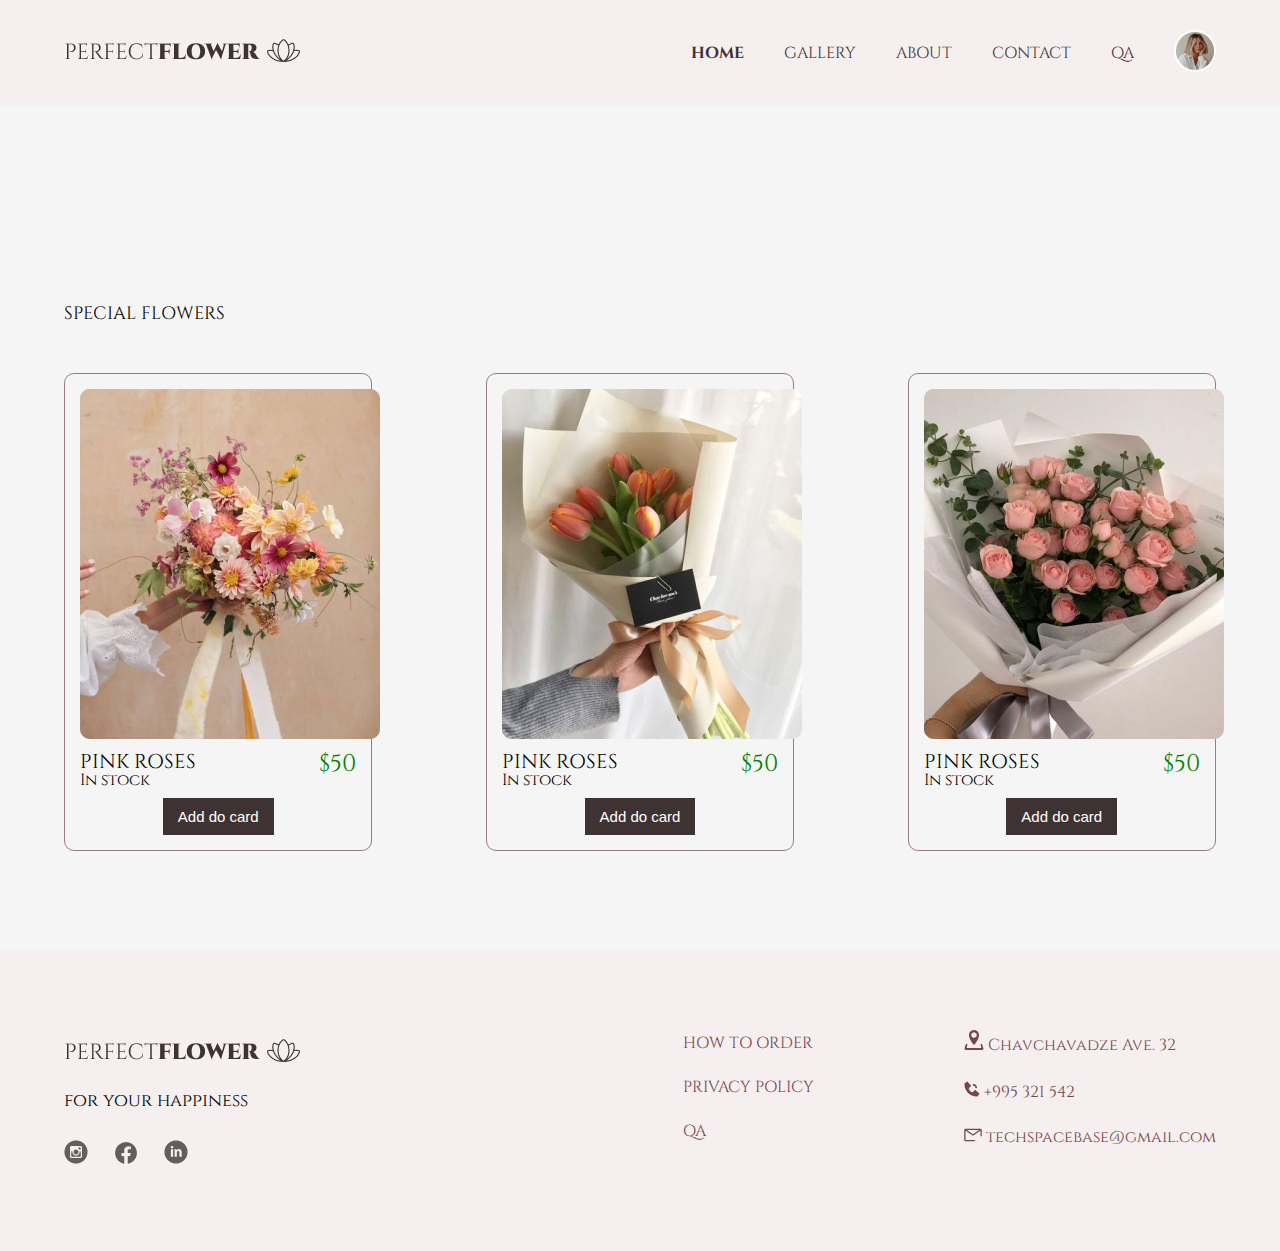
<file: index.html>
<!DOCTYPE html>
<html lang="en">
  <head>
    <meta charset="UTF-8" />
    <meta name="viewport" content="width=device-width, initial-scale=1.0" />
    <title>Flower Shop</title>
    <link rel="stylesheet" href="./static/style/reset.css" />
    <link rel="stylesheet" href="./static/style/style.css" />
  </head>
  <body>
    <header>
      <div class="container">
        <div class="inner-header">
          <div class="logo">
            <a href="./index.html">
              <img src="./static/images/LOGO.png" alt="logo" />
            </a>
          </div>
          <nav>
            <ul>
              <li class="active">
                <a href="./index.html">HOME</a>
              </li>
              <li>
                <a href="./static/pages/gallery.html">GALLERY</a>
              </li>
              <li>
                <a href="./static/pages/about.html">ABOUT</a>
              </li>
              <li>
                <a href="./static/pages/contact.html">CONTACT</a>
              </li>
              <li>
                <a href="./static/pages/qa.html">QA</a>
              </li>
            </ul>
          </nav>
          <div class="user-profile">
            <a href="#">
              <img src="./static/images/profile.png" alt="user-profile" />
            </a>
          </div>
        </div>
      </div>
    </header>
    <main>
      <div class="container">
        <div class="specials-box">
          <h1>SPECIAL FLOWERS</h1>
          <div class="boxes flex">
            <div class="box">
              <img src="./static/images/image 3.png" alt="flowers" />
              <h3>PINK ROSES <span class="item-price">$50</span></h3>
              <p>In stock</p>
              <button>Add do card</button>
            </div>
            <div class="box">
              <img src="./static/images/image 4.png" alt="flowers" />
              <h3>PINK ROSES <span class="item-price">$50</span></h3>
              <p>In stock</p>
              <button>Add do card</button>
            </div>
            <div class="box">
              <img src="./static/images/image 5.png" alt="flowers" />
              <h3>PINK ROSES <span class="item-price">$50</span></h3>
              <p>In stock</p>
              <button>Add do card</button>
            </div>
          </div>
        </div>
      </div>
    </main>

    <footer>
      <div class="flex container footer-box">
        <div class="logo-specials">
          <a href="./index.html">
            <img src="./static/images/LOGO.png" alt="logo" />
          </a>
          <p>for your happiness</p>
          <div class="socials">
            <a href="#">
              <img src="./static/images/Vector (3).png" alt="instagram" />
            </a>
            <a href="#">
              <img src="./static/images/ci_facebook.png" alt="facebook" />
            </a>
            <a href="#">
              <img
                src="./static/images/entypo-social_linkedin-with-circle.png"
                alt="linkdin" />
            </a>
          </div>
        </div>
        <div class="footer-li">
          <ul>
            <li>
              <a href="#">HOW TO ORDER</a>
            </li>
            <li>
              <a href="#">PRIVACY POLICY</a>
            </li>
            <li>
              <a href="./static/pages/qa.html">QA</a>
            </li>
          </ul>
          <div class="location">
            <ul>
              <li>
                <a href="#">
                  <img src="./static/images/Vector.png" alt="location" />
                  Chavchavadze Ave. 32
                </a>
              </li>
              <li>
                <a href="#">
                  <img src="./static/images/Vector (1).png" alt="phone" />
                  +995 321 542
                </a>
              </li>
              <li>
                <a href="#">
                  <img src="./static/images/Vector (2).png" alt="email" />
                  techspacebase@gmail.com
                </a>
              </li>
            </ul>
          </div>
        </div>
      </div>
    </footer>
  </body>
</html>
</file>
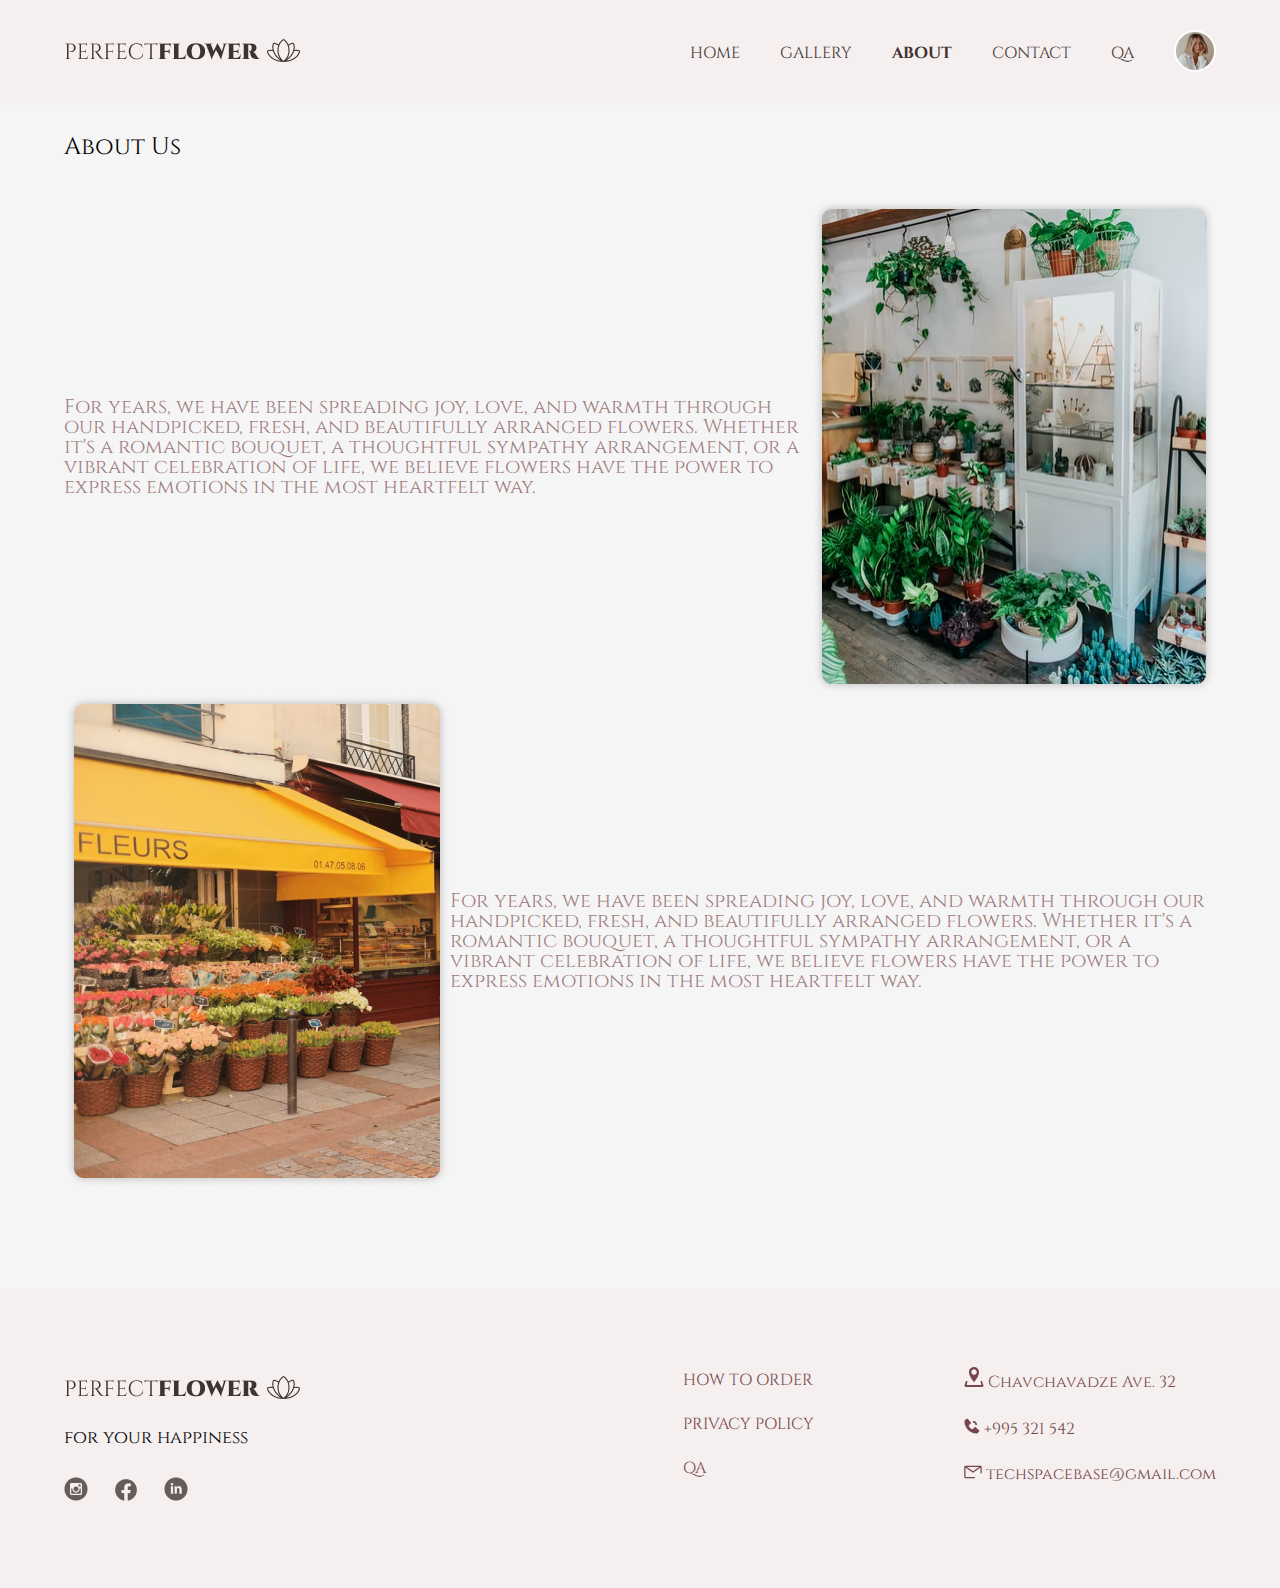
<file: static/pages/about.html>
<!DOCTYPE html>
<html lang="en">
  <head>
    <meta charset="UTF-8" />
    <meta name="viewport" content="width=device-width, initial-scale=1.0" />
    <title>about page</title>
    <link rel="stylesheet" href="../style/reset.css" />
    <link rel="stylesheet" href="../style/style.css" />
  </head>
  <body>
    <header>
      <div class="container">
        <div class="inner-header">
          <div class="logo">
            <a href="../../index.html">
              <img src="../images/LOGO.png" alt="logo" />
            </a>
          </div>
          <nav>
            <ul>
              <li>
                <a href="../../index.html">HOME</a>
              </li>
              <li>
                <a href="./gallery.html">GALLERY</a>
              </li>
              <li class="active">
                <a href="./about.html">ABOUT</a>
              </li>
              <li>
                <a href="./contact.html">CONTACT</a>
              </li>
              <li>
                <a href="./qa.html">QA</a>
              </li>
            </ul>
          </nav>
          <div class="user-profile">
            <a href="#">
              <img src="../images/profile.png" alt="user-profile" />
            </a>
          </div>
        </div>
      </div>
    </header>
    <main>
      <div class="container about-page">
        <h2>About Us</h2>
        <div class="about-box">
          <div class="flex">
            <p class="text-sizes">
              For years, we have been spreading joy, love, and warmth through
              our handpicked, fresh, and beautifully arranged flowers. Whether
              it's a romantic bouquet, a thoughtful sympathy arrangement, or a
              vibrant celebration of life, we believe flowers have the power to
              express emotions in the most heartfelt way.
            </p>
            <img src="../images/image 30.png" alt="flowers" />
          </div>
          <div class="flex">
            <img
              class="text-sizes"
              src="../images/image 31.png"
              alt="flowers" />
            <p>
              For years, we have been spreading joy, love, and warmth through
              our handpicked, fresh, and beautifully arranged flowers. Whether
              it's a romantic bouquet, a thoughtful sympathy arrangement, or a
              vibrant celebration of life, we believe flowers have the power to
              express emotions in the most heartfelt way.
            </p>
          </div>
        </div>
      </div>
    </main>

    <footer>
      <div class="flex container footer-box">
        <div class="logo-specials">
          <a href="../../index.html">
            <img src="../images/LOGO.png" alt="logo" />
          </a>
          <p>for your happiness</p>
          <div class="socials">
            <a href="#">
              <img src="../images/Vector (3).png" alt="instagram" />
            </a>
            <a href="#">
              <img src="../images/ci_facebook.png" alt="facebook" />
            </a>
            <a href="#">
              <img
                src="../images/entypo-social_linkedin-with-circle.png"
                alt="linkdin" />
            </a>
          </div>
        </div>
        <div class="footer-li">
          <ul>
            <li>
              <a href="#">HOW TO ORDER</a>
            </li>
            <li>
              <a href="#">PRIVACY POLICY</a>
            </li>
            <li>
              <a href="./qa.html">QA</a>
            </li>
          </ul>
          <div class="location">
            <ul>
              <li>
                <a href="#">
                  <img src="../images/Vector.png" alt="location" />
                  Chavchavadze Ave. 32
                </a>
              </li>
              <li>
                <a href="#">
                  <img src="../images/Vector (1).png" alt="phone" />
                  +995 321 542
                </a>
              </li>
              <li>
                <a href="#">
                  <img src="../images/Vector (2).png" alt="email" />
                  techspacebase@gmail.com
                </a>
              </li>
            </ul>
          </div>
        </div>
      </div>
    </footer>
  </body>
</html>
</file>
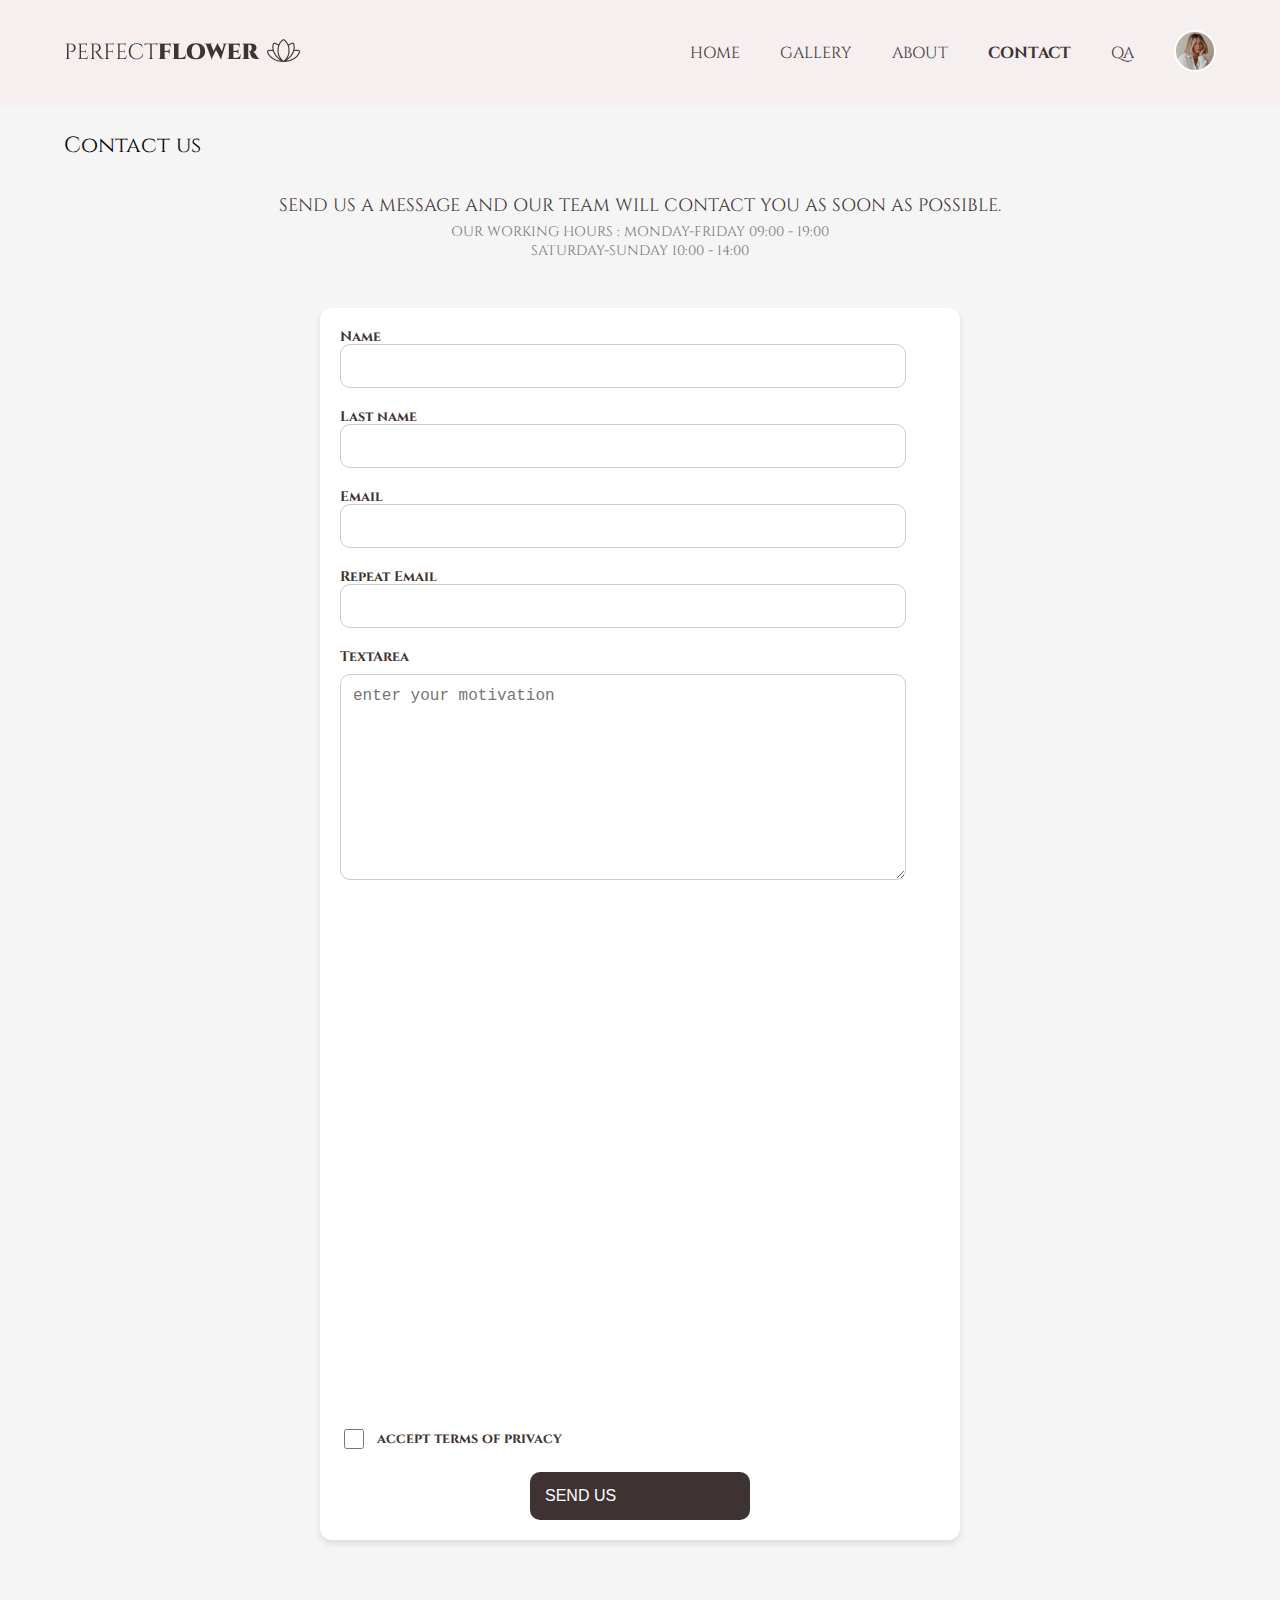
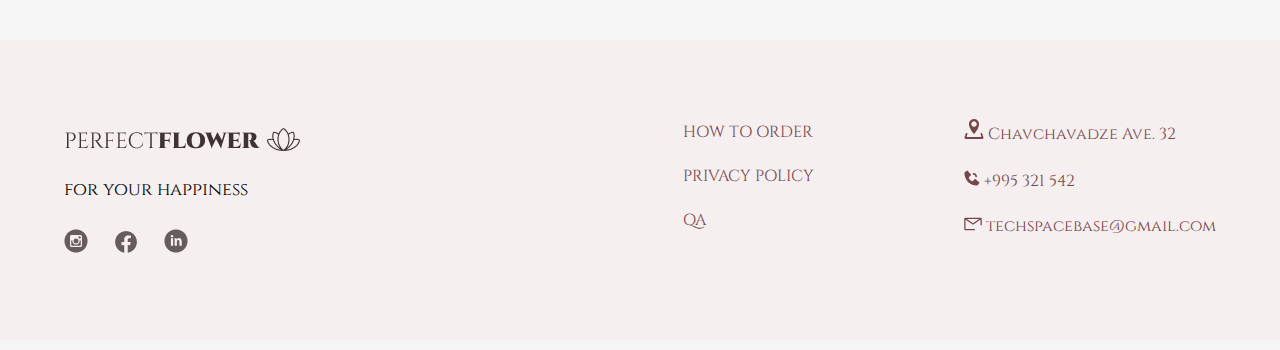
<file: static/pages/contact.html>
<!DOCTYPE html>
<html lang="en">
  <head>
    <meta charset="UTF-8" />
    <meta name="viewport" content="width=device-width, initial-scale=1.0" />
    <title>contact</title>
    <link rel="stylesheet" href="../style/reset.css" />
    <link rel="stylesheet" href="../style/style.css" />
  </head>
  <body>
    <header>
      <div class="container">
        <div class="inner-header">
          <div class="logo">
            <a href="../../index.html">
              <img src="../images/LOGO.png" alt="logo" />
            </a>
          </div>
          <nav>
            <ul>
              <li>
                <a href="../../index.html">HOME</a>
              </li>
              <li>
                <a href="./gallery.html">GALLERY</a>
              </li>
              <li>
                <a href="./about.html">ABOUT</a>
              </li>
              <li class="active">
                <a href="./contact.html">CONTACT</a>
              </li>
              <li>
                <a href="./qa.html">QA</a>
              </li>
            </ul>
          </nav>
          <div class="user-profile">
            <a href="#">
              <img src="../images/profile.png" alt="user-profile" />
            </a>
          </div>
        </div>
      </div>
    </header>
    <main>
      <div class="container">
        <h2 class="title">Contact us</h2>
        <div class="contact-info">
          <h3>
            SEND US A MESSAGE AND OUR TEAM WILL CONTACT YOU AS SOON AS POSSIBLE.
          </h3>
          <p>OUR WORKING HOURS : MONDAY-FRIDAY 09:00 - 19:00</p>
          <p>SATURDAY-SUNDAY 10:00 - 14:00</p>
        </div>
        <div class="forms">
          <form class="flex-form">
            <div>
              <label class="f-name" for="name">Name</label>
              <input type="text" name="name" />
            </div>
            <div>
              <label class="last-name" for="last-name">Last name</label>
              <input type="text" name="last-name" />
            </div>
            <div>
              <label class="email" for="email">Email</label>
              <input type="email" name="email" />
            </div>
            <div>
              <label class="email" for="email">Repeat Email</label>
              <input type="email" name="email" />
            </div>
            <div>
              <label for="text-area">TextArea</label>
              <textarea
                name="text-area"
                placeholder="enter your motivation"
                cols="30"
                rows="10"></textarea>
            </div>
            <div>
              <iframe
                src="https://www.google.com/maps/embed?pb=!1m18!1m12!1m3!1d527.7198472571458!2d44.97362260329754!3d41.564174307949926!2m3!1f0!2f0!3f0!3m2!1i1024!2i768!4f13.1!3m3!1m2!1s0x404406ba54c7d599%3A0x3028aefa63cb485!2sLEGAL%20ENTITY%20OF%20PUBLIC%20LAW%20COLLEGE%20%2C%2CMODUS%E2%80%99%E2%80%99!5e0!3m2!1sen!2sge!4v1738944990497!5m2!1sen!2sge"
                width="470"
                height="470"
                style="border: 0"
                allowfullscreen=""
                loading="lazy"
                referrerpolicy="no-referrer-when-downgrade"></iframe>
            </div>
            <div class="marking-block">
              <input type="checkbox" />
              <label for="privacy-policy">accept terms of privacy</label>
            </div>
            <button class="send-button flex">SEND US</button>
          </form>
        </div>
      </div>
    </main>

    <footer>
      <div class="flex container footer-box">
        <div class="logo-specials">
          <a href="../../index.html">
            <img src="../images/LOGO.png" alt="logo" />
          </a>
          <p>for your happiness</p>
          <div class="socials">
            <a href="#">
              <img src="../images/Vector (3).png" alt="instagram" />
            </a>
            <a href="#">
              <img src="../images/ci_facebook.png" alt="facebook" />
            </a>
            <a href="#">
              <img
                src="../images/entypo-social_linkedin-with-circle.png"
                alt="linkdin" />
            </a>
          </div>
        </div>
        <div class="footer-li">
          <ul>
            <li>
              <a href="#">HOW TO ORDER</a>
            </li>
            <li>
              <a href="#">PRIVACY POLICY</a>
            </li>
            <li>
              <a href="./qa.html">QA</a>
            </li>
          </ul>
          <div class="location">
            <ul>
              <li>
                <a href="#">
                  <img src="../images/Vector.png" alt="location" />
                  Chavchavadze Ave. 32
                </a>
              </li>
              <li>
                <a href="#">
                  <img src="../images/Vector (1).png" alt="phone" />
                  +995 321 542
                </a>
              </li>
              <li>
                <a href="#">
                  <img src="../images/Vector (2).png" alt="email" />
                  techspacebase@gmail.com
                </a>
              </li>
            </ul>
          </div>
        </div>
      </div>
    </footer>
  </body>
</html>
</file>
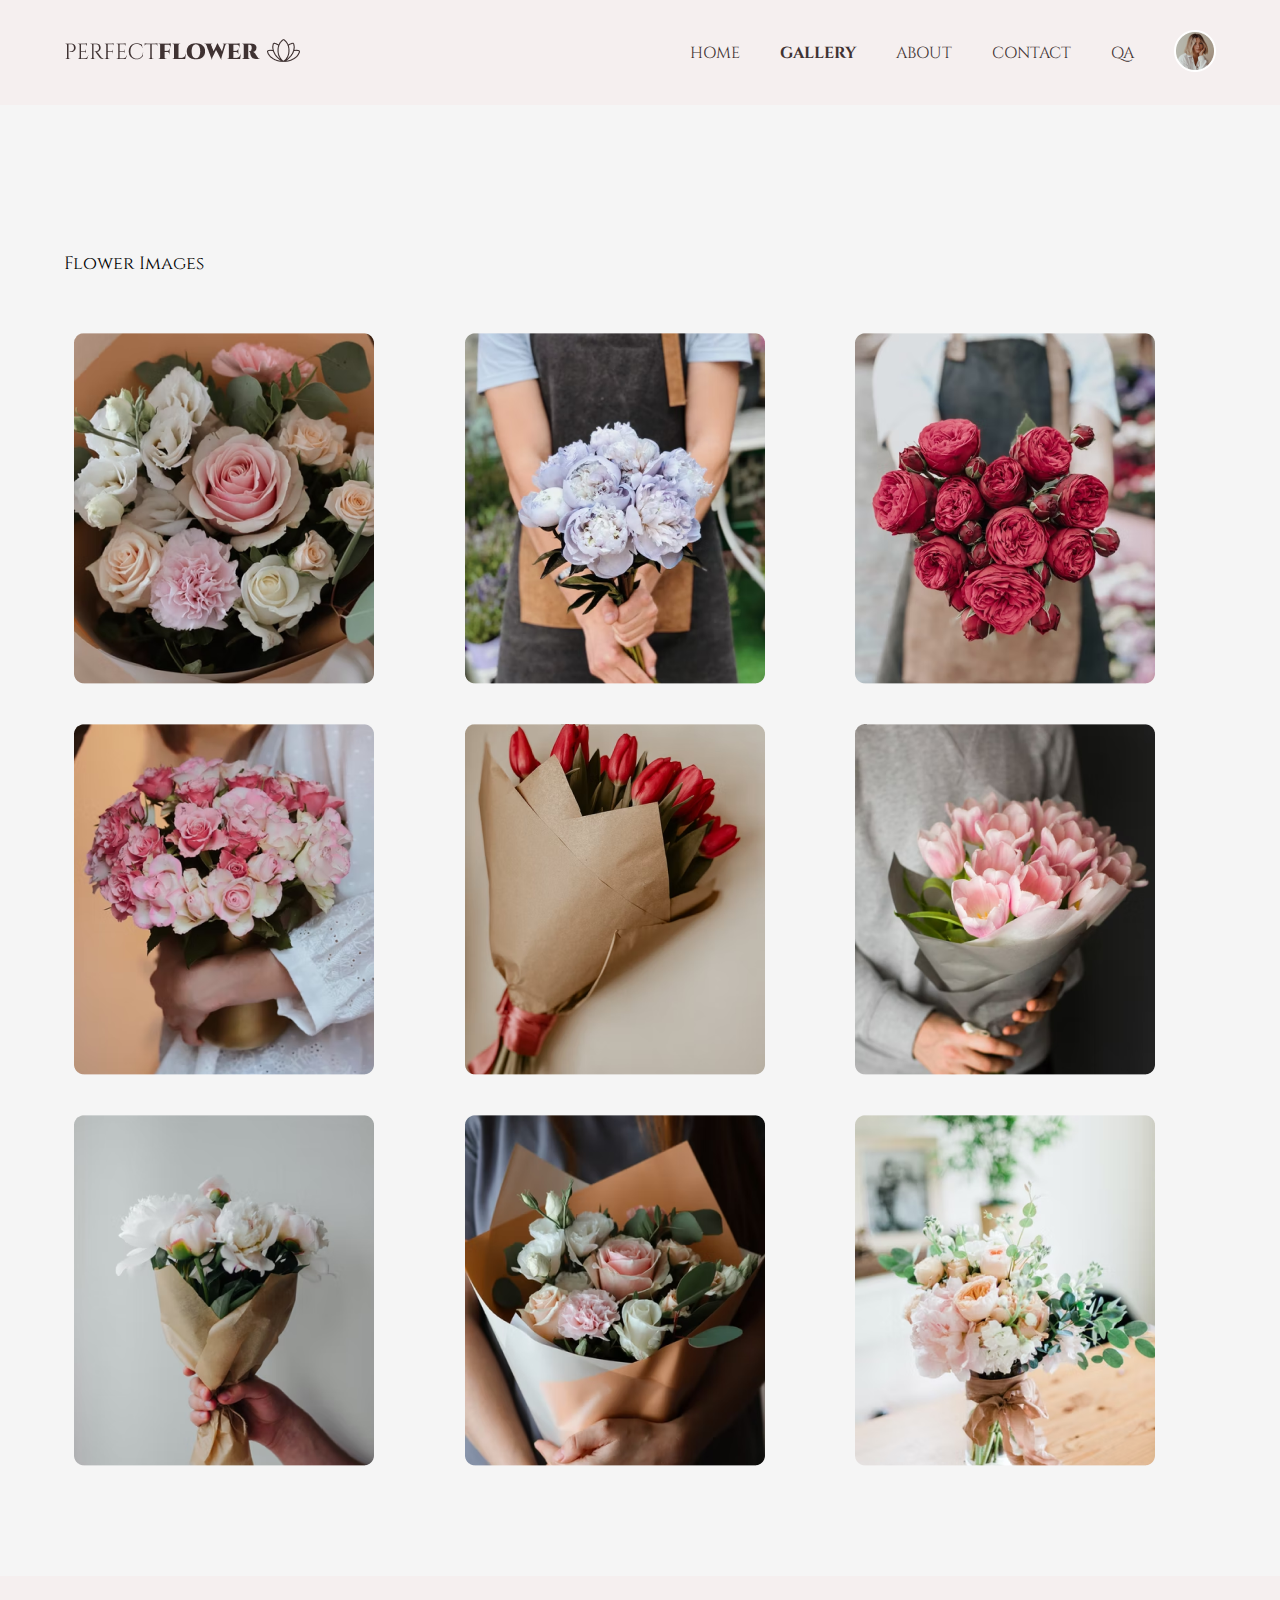
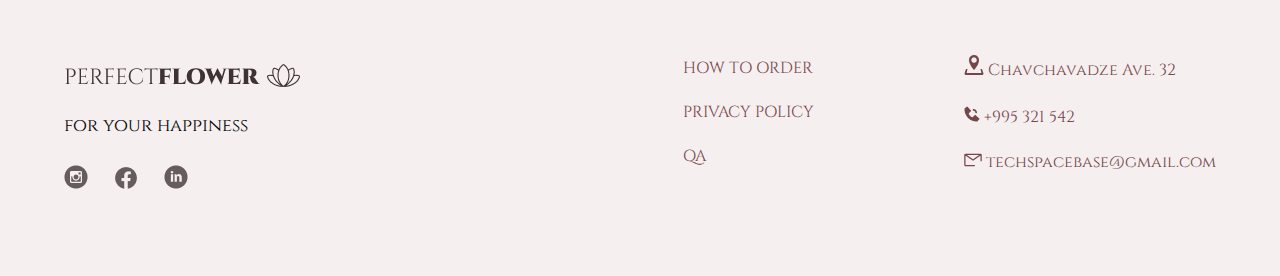
<file: static/pages/gallery.html>
<!DOCTYPE html>
<html lang="en">
  <head>
    <meta charset="UTF-8" />
    <meta name="viewport" content="width=device-width, initial-scale=1.0" />
    <title>gallery</title>
    <link rel="stylesheet" href="../style/reset.css" />
    <link rel="stylesheet" href="../style/style.css" />
  </head>
  <body>
    <header>
      <div class="container">
        <div class="inner-header">
          <div class="logo">
            <a href="../../index.html">
              <img src="../images/LOGO.png" alt="logo" />
            </a>
          </div>
          <nav>
            <ul>
              <li>
                <a href="../../index.html">HOME</a>
              </li>
              <li class="active">
                <a href="./gallery.html">GALLERY</a>
              </li>
              <li>
                <a href="./about.html">ABOUT</a>
              </li>
              <li>
                <a href="./contact.html">CONTACT</a>
              </li>
              <li>
                <a href="./qa.html">QA</a>
              </li>
            </ul>
          </nav>
          <div class="user-profile">
            <a href="#">
              <img src="../images/profile.png" alt="user-profile" />
            </a>
          </div>
        </div>
      </div>
    </header>
    <main>
      <div class="container gallery">
        <h2>Flower Images</h2>
        <div class="gallery-imgs">
          <img class="gallery-item" src="../images/image 37.png" alt="flower" />
          <img class="gallery-item" src="../images/image 28.png" alt="flower" />
          <img class="gallery-item" src="../images/image 27.png" alt="flower" />
          <img class="gallery-item" src="../images/image 26.png" alt="flower" />
          <img class="gallery-item" src="../images/image 25.png" alt="flower" />
          <img class="gallery-item" src="../images/image 24.png" alt="flower" />
          <img class="gallery-item" src="../images/image 23.png" alt="flower" />
          <img class="gallery-item" src="../images/image 22.png" alt="flower" />
          <img class="gallery-item" src="../images/image_20.png" alt="flower" />
        </div>
      </div>
    </main>
    <footer>
      <div class="flex container footer-box">
        <div class="logo-specials">
          <a href="../../index.html">
            <img src="../images/LOGO.png" alt="logo" />
          </a>
          <p>for your happiness</p>
          <div class="socials">
            <a href="#">
              <img src="../images/Vector (3).png" alt="instagram" />
            </a>
            <a href="#">
              <img src="../images/ci_facebook.png" alt="facebook" />
            </a>
            <a href="#">
              <img
                src="../images/entypo-social_linkedin-with-circle.png"
                alt="linkdin" />
            </a>
          </div>
        </div>
        <div class="footer-li">
          <ul>
            <li>
              <a href="#">HOW TO ORDER</a>
            </li>
            <li>
              <a href="#">PRIVACY POLICY</a>
            </li>
            <li>
              <a href="./qa.html">QA</a>
            </li>
          </ul>
          <div class="location">
            <ul>
              <li>
                <a href="#">
                  <img src="../images/Vector.png" alt="location" />
                  Chavchavadze Ave. 32
                </a>
              </li>
              <li>
                <a href="#">
                  <img src="../images/Vector (1).png" alt="phone" />
                  +995 321 542
                </a>
              </li>
              <li>
                <a href="#">
                  <img src="../images/Vector (2).png" alt="email" />
                  techspacebase@gmail.com
                </a>
              </li>
            </ul>
          </div>
        </div>
      </div>
    </footer>
  </body>
</html>
</file>
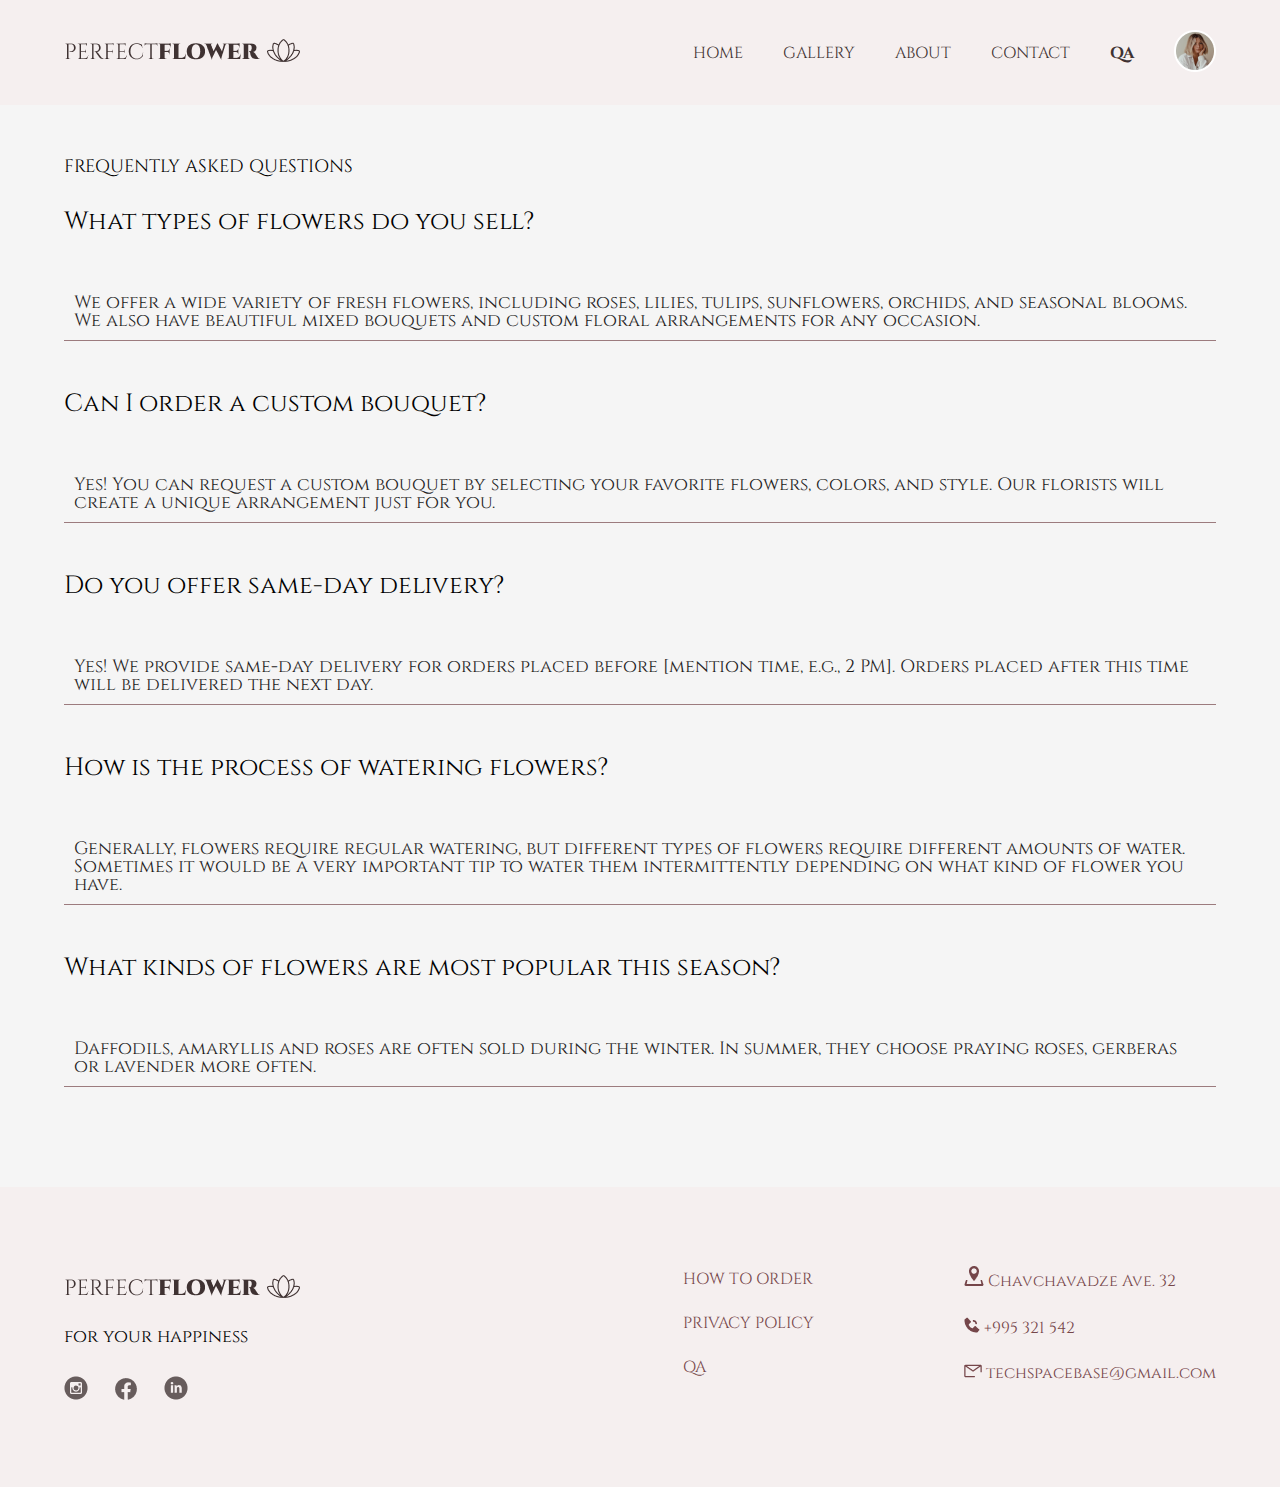
<file: static/pages/qa.html>
<!DOCTYPE html>
<html lang="en">
  <head>
    <meta charset="UTF-8" />
    <meta name="viewport" content="width=device-width, initial-scale=1.0" />
    <title>qa page</title>
    <link rel="stylesheet" href="../style/reset.css" />
    <link rel="stylesheet" href="../style/style.css" />
  </head>
  <body>
    <header>
      <div class="container">
        <div class="inner-header">
          <div class="logo">
            <a href="../../index.html">
              <img src="../images/LOGO.png" alt="logo" />
            </a>
          </div>
          <nav>
            <ul>
              <li>
                <a href="../../index.html">HOME</a>
              </li>
              <li>
                <a href="./gallery.html">GALLERY</a>
              </li>
              <li>
                <a href="./about.html">ABOUT</a>
              </li>
              <li>
                <a href="./contact.html">CONTACT</a>
              </li>
              <li class="active">
                <a href="./qa.html">QA</a>
              </li>
            </ul>
          </nav>
          <div class="user-profile">
            <a href="#">
              <img src="../images/profile.png" alt="user-profile" />
            </a>
          </div>
        </div>
      </div>
    </header>
    <main>
      <div class="container qa-page">
        <h2>FREQUENTLY ASKED QUESTIONS</h2>
        <div class="info">
          <h3>What types of flowers do you sell?</h3>
          <p>
            We offer a wide variety of fresh flowers, including roses, lilies,
            tulips, sunflowers, orchids, and seasonal blooms. We also have
            beautiful mixed bouquets and custom floral arrangements for any
            occasion.
          </p>

          <h3>Can I order a custom bouquet?</h3>
          <p>
            Yes! You can request a custom bouquet by selecting your favorite
            flowers, colors, and style. Our florists will create a unique
            arrangement just for you.
          </p>

          <h3>Do you offer same-day delivery?</h3>
          <p>
            Yes! We provide same-day delivery for orders placed before [mention
            time, e.g., 2 PM]. Orders placed after this time will be delivered
            the next day.
          </p>

          <h3>How is the process of watering flowers?</h3>
          <p>
            Generally, flowers require regular watering, but different types of
            flowers require different amounts of water. Sometimes it would be a
            very important tip to water them intermittently depending on what
            kind of flower you have.
          </p>

          <h3>What kinds of flowers are most popular this season?</h3>
          <p>
            Daffodils, amaryllis and roses are often sold during the winter. In
            summer, they choose praying roses, gerberas or lavender more often.
          </p>
        </div>
      </div>
    </main>
    <footer>
      <div class="flex container footer-box">
        <div class="logo-specials">
          <a href="../../index.html">
            <img src="../images/LOGO.png" alt="logo" />
          </a>
          <p>for your happiness</p>
          <div class="socials">
            <a href="#">
              <img src="../images/Vector (3).png" alt="instagram" />
            </a>
            <a href="#">
              <img src="../images/ci_facebook.png" alt="facebook" />
            </a>
            <a href="#">
              <img
                src="../images/entypo-social_linkedin-with-circle.png"
                alt="linkdin" />
            </a>
          </div>
        </div>
        <div class="footer-li">
          <ul>
            <li>
              <a href="#">HOW TO ORDER</a>
            </li>
            <li>
              <a href="#">PRIVACY POLICY</a>
            </li>
            <li>
              <a href="./qa.html">QA</a>
            </li>
          </ul>
          <div class="location">
            <ul>
              <li>
                <a href="#">
                  <img src="../images/Vector.png" alt="location" />
                  Chavchavadze Ave. 32
                </a>
              </li>
              <li>
                <a href="#">
                  <img src="../images/Vector (1).png" alt="phone" />
                  +995 321 542
                </a>
              </li>
              <li>
                <a href="#">
                  <img src="../images/Vector (2).png" alt="email" />
                  techspacebase@gmail.com
                </a>
              </li>
            </ul>
          </div>
        </div>
      </div>
    </footer>
  </body>
</html>
</file>
<file: static/style/style.css>
@import url("https://fonts.googleapis.com/css2?family=Cinzel:wght@400..900&family=Open+Sans:ital,wght@0,300..800;1,300..800&display=swap");

body {
  background-color: #f5f5f5;
  font-family: "Cinzel", serif;
}

.container {
  max-width: 1240px;
  width: 90%;
  margin: 0 auto;
}

.flex {
  display: flex;
  justify-content: space-between;
  align-items: center;
}

/* header styles */
header {
  padding: 30px 0;
  background-color: #f5efef;
}

.inner-header {
  display: flex;
  align-items: center;
}

nav {
  display: flex;
  justify-content: flex-end;
  flex-grow: 1;
}

nav ul {
  display: flex;
}

nav ul li {
  margin-right: 40px;
}

nav ul li a {
  font-size: 16px;
  color: #3f3232;
  text-decoration: none;
}

.active {
  font-weight: bold;
}

/* main page for home  */

.specials-box {
  margin-top: 200px;
}

h1 {
  margin-bottom: 50px;
  font-size: 18px;
}

.box {
  width: 24%;
  padding: 15px;
  border: 1px solid #75464ab2;
  border-radius: 10px;
}

.box h3 {
  font-size: 20px;
  margin-top: 10px;
}

span {
  font-size: 24px;
  float: right;
}

.item-price {
  color: green;
}

.box button {
  cursor: pointer;
  padding: 10px 15px;
  border: none;
  color: #fff;
  background-color: #3f3232;
  font-size: 15px;
  margin: 0 auto;
  display: flex;
  margin-top: 10px;
}

/* Gallery page */
.gallery h2 {
  font-size: 18px;
  margin-top: 150px;
  margin-bottom: 50px;
}

.gallery-imgs {
  display: grid;
  grid-template-columns: repeat(3, 1fr);
  grid-template-rows: repeat(3, auto);
  gap: 20px;
  align-items: center;
  justify-content: center;
}

.gallery-item {
  padding: 10px;
}

.gallery-imgs img {
  transition: 300ms;
}

.gallery-imgs img:hover {
  transform: scale(1.1);
}

/* qa page  */
.qa-page h2 {
  font-size: 18px;
  line-height: 24px;
  margin-top: 50px;
  margin-bottom: 30px;
}

.qa-page h3 {
  font-size: 25px;
  color: #000000;
  margin-bottom: 30px;
  margin-top: 10px;
}

.qa-page p {
  font-size: 18px;
  color: #1e1c1c;
  margin-top: 50px;
  padding: 10px;
  margin-bottom: 50px;
  border-bottom: 1px solid #75464ab2;
}

/* abut us page */
.about-page h2 {
  font-size: 24px;
  margin-top: 30px;
  margin-bottom: 40px;
}
.about-page p {
  font-size: 20px;
  color: #75464ab2;
}

/* contact page */
.title {
  font-size: 22px;
  margin-top: 30px;
  margin-bottom: 40px;
}

.contact-info {
  text-align: center;
}

.contact-info h3 {
  font-size: 20px;
  color: #000000;
  margin-bottom: 15px;
}

.contact-info {
  text-align: center;
  margin-bottom: 30px;
}

.contact-info h3 {
  font-size: 18px;
  color: #3f3232;
  font-weight: 300;
  margin-bottom: 10px;
}

.contact-info p {
  font-size: 14px;
  color: #777;
  margin: 5px 0;
}

.forms {
  margin-top: 50px;
  display: flex;
  justify-content: center;
}

.flex-form {
  display: flex;
  flex-direction: column;
  gap: 20px;
  width: 90%;
  max-width: 600px;
  padding: 20px;
  background-color: #ffffff;
  border-radius: 12px;
  box-shadow: 0 4px 6px rgba(0, 0, 0, 0.1);
}

label {
  font-size: 14px;
  font-weight: bold;
  color: #3f3232;
}

input[type="text"],
input[type="email"],
textarea {
  width: 90%;
  padding: 12px;
  border: 1px solid #ccc;
  border-radius: 10px;
  font-size: 16px;
}

input[type="text"]:focus,
input[type="email"]:focus,
textarea:focus {
  border-color: #3f3232;
}

textarea {
  margin-top: 10px;
}

iframe {
  border-radius: 10px;
  width: 100%;
  margin-top: 20px;
}

.marking-block {
  display: flex;
  align-items: center;
  gap: 10px;
  margin-top: 10px;
}

.marking-block input {
  width: 20px;
  height: 20px;
}

.send-button {
  background-color: #3f3232;
  color: #fff;
  font-size: 16px;
  padding: 15px;
  width: 100%;
  max-width: 220px;
  margin-top: 30px;
  border: none;
  border-radius: 10px;
  cursor: pointer;
  margin: 0 auto;
}

/* footer styles */

footer {
  background-color: #f5efef;
}

.footer-box {
  height: 300px;
  margin-top: 100px;
}

.socials {
  display: flex;
  gap: 25px;
}

.logo-specials p {
  font-size: 18px;
  margin: 20px 0 30px 0;
}

.footer-li {
  display: flex;
  align-items: center;
  gap: 150px;
}

.footer-li ul li a {
  font-size: 16px;
  color: #75464a;
  text-decoration: none;
}

.footer-li ul li {
  margin-bottom: 28px;
}
</file>
